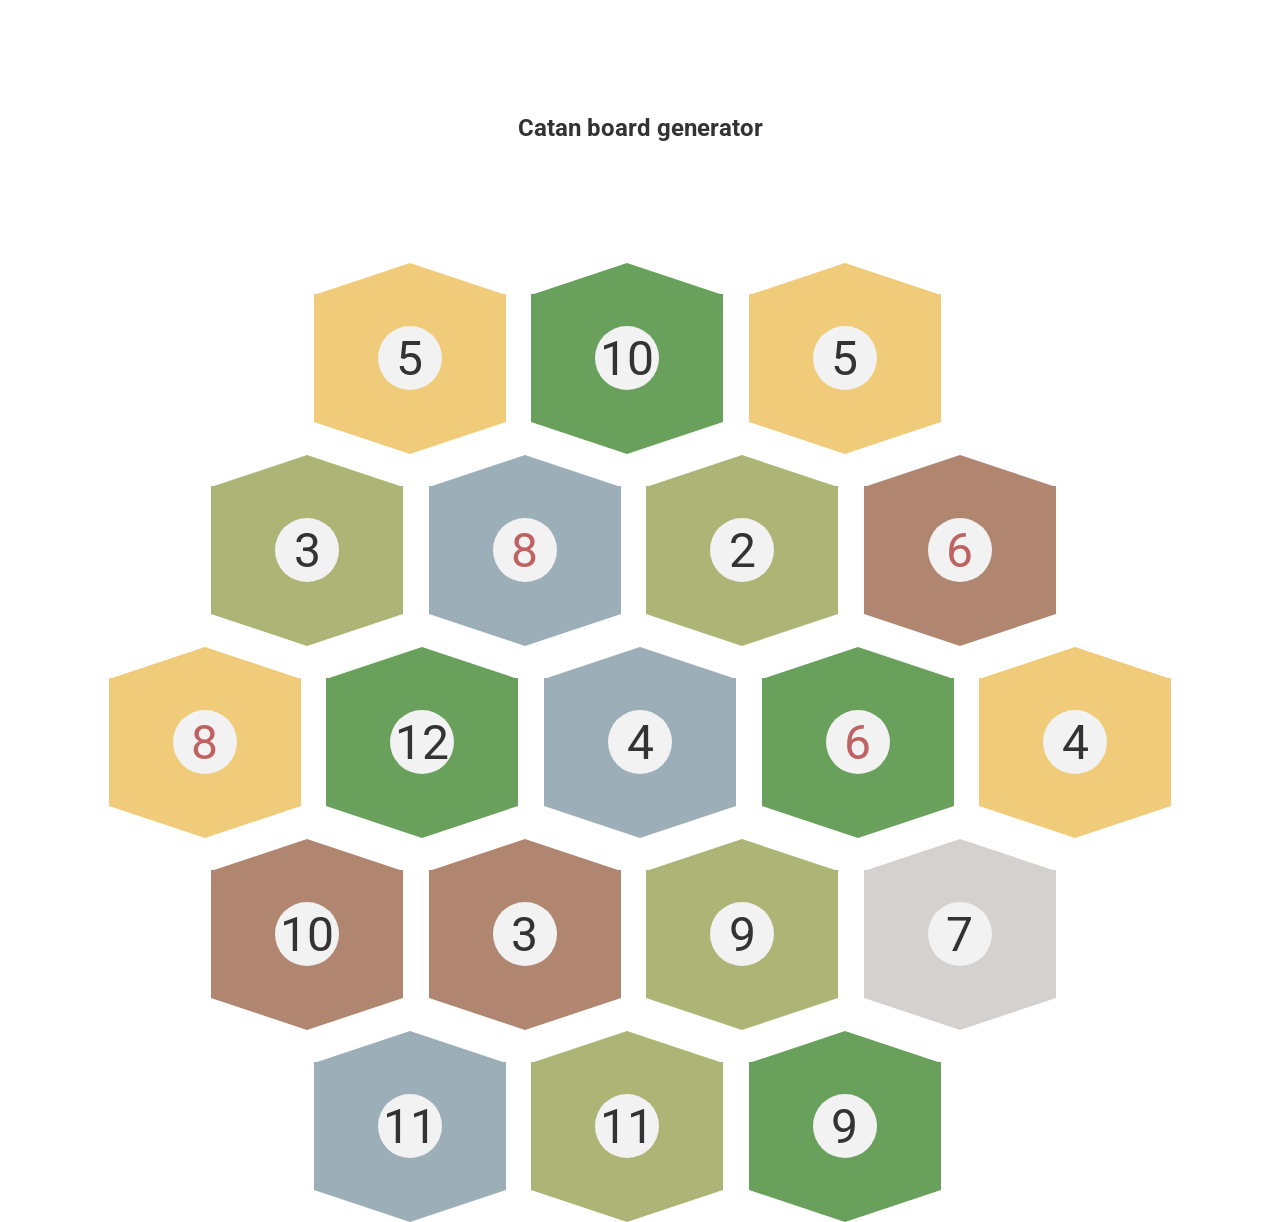
<file: docs/index.html>
<!DOCTYPE html>
<html lang="en">
<head>
  <meta charset="UTF-8">
  <meta name="viewport" content="width=device-width, initial-scale=1.0">
  <title>Catan</title>
  <link rel="stylesheet" type="text/css" title="Cool stylesheet" href="assets/css/main.css">
</head>
<body>
  <h2 class="title">Catan board generator</h2>
  <div class="board"></div>
  <!--<div class="btn randomBtn center-content grid">Randomize</div>-->
  <script src="assets/js/script.js" type="text/javascript"></script>
</body>
</html>
</file>
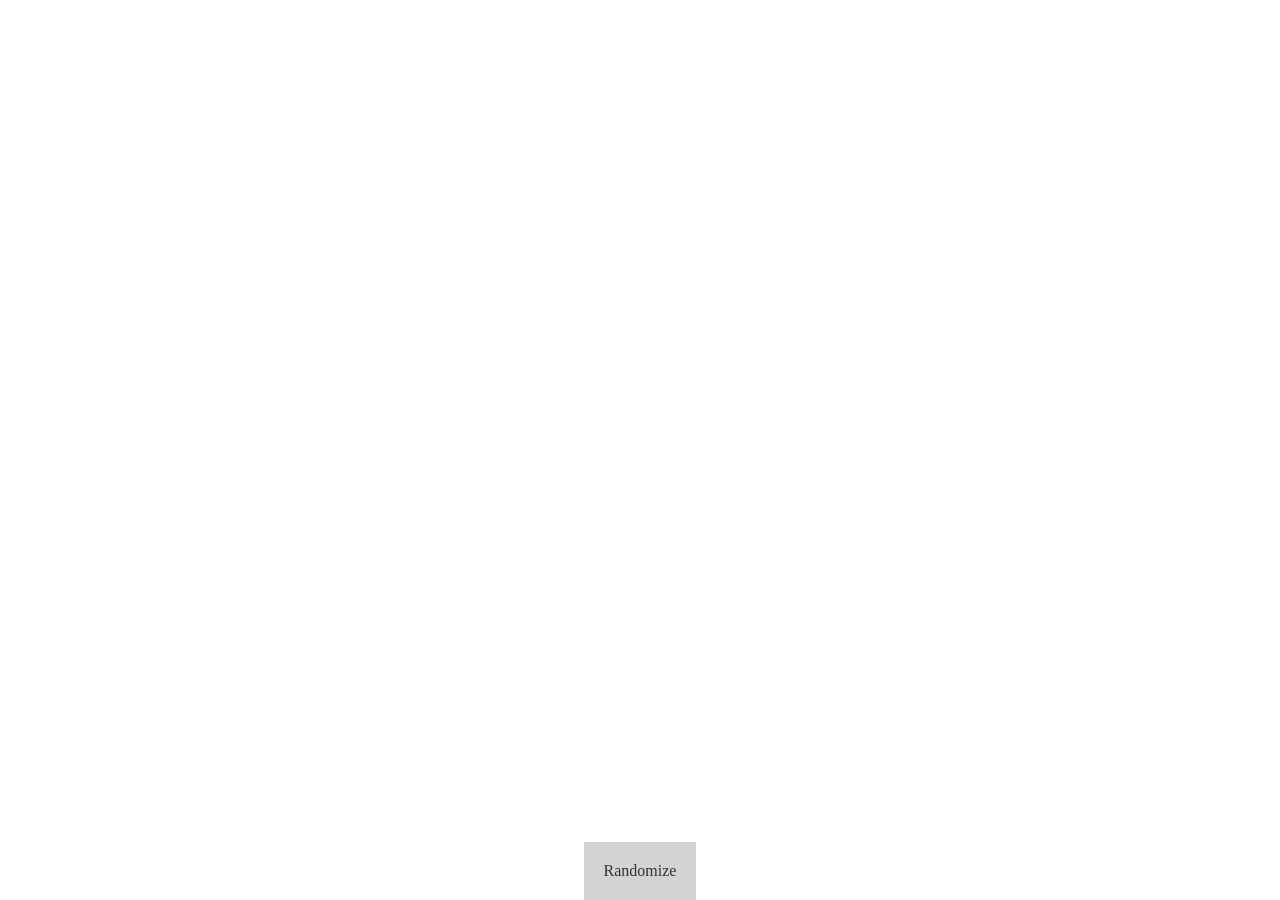
<file: public/index.html>
<!DOCTYPE html>
<html lang="en">
<head>
  <meta charset="UTF-8">
  <meta name="viewport" content="width=device-width, initial-scale=1.0">
  <title>Catan</title>
  <link rel="stylesheet" type="text/css" title="Cool stylesheet" href="assets/css/main.css">
</head>
<body>
  <div class="board"></div>
  <div class="btn randomBtn">Randomize</div>
  <script src="assets/js/script.js" type="text/javascript"></script>
</body>
</html>
</file>
<file: docs/assets/css/main.css>
@import url("https://fonts.googleapis.com/css?family=Roboto&display=swap");
body {
  font-family: "Roboto", "sans-serif";
  font-size: "14px";
  color: #333;
  display: grid;
  justify-items: center;
  align-items: center;
  width: 100vw;
  height: 100vh;
  margin: 0;
  grid-template-rows: 20vw 1fr 10vw;
}

p {
  font-size: 3.75vw;
}

.board {
  display: grid;
  grid-template-columns: repeat(5, 1fr);
  grid-template-rows: repeat(5, 1fr);
  grid-gap: 2vw;
  margin-bottom: 50px;
}

.randomBtn {
  position: relative;
  bottom: 0px;
  background: lightgray;
  padding: 20px;
  width: 100%;
  height: 100%;
  box-sizing: border-box;
}

.grid {
  display: grid;
}

.row1 {
  grid-row: 1/2;
  left: 16vw;
}

.row2 {
  grid-row: 2/3;
  left: 8vw;
}

.row3 {
  grid-row: 3/4;
  left: 0vw;
}

.row4 {
  grid-row: 4/5;
  left: 8vw;
}

.row5 {
  grid-row: 5/6;
  left: 16vw;
}

.tile {
  z-index: 1;
  position: relative;
  width: 15vw;
  height: 10vw;
  margin-top: 3vw;
  background: lightgray;
  display: grid;
  justify-content: center;
  align-content: center;
}

.tile:before {
  z-index: 1;
  position: absolute;
  top: -2.45902vw;
  right: 0;
  content: "";
  border-right: 7.5vw solid transparent;
  border-bottom: 3.75vw solid lightgray;
  border-left: 7.5vw solid transparent;
}

.tile:after {
  z-index: 1;
  position: absolute;
  bottom: -2.45902vw;
  right: 0;
  content: "";
  border-right: 7.5vw solid transparent;
  border-top: 3.75vw solid lightgray;
  border-left: 7.5vw solid transparent;
}

.seven {
  display: none;
}

.six,
.eight {
  color: #bf6262;
}

.center-self {
  justify-self: center;
  align-self: center;
}

.center-content {
  justify-content: center;
  align-content: center;
}

.number {
  z-index: 3;
  position: relative;
  margin: 0;
}

.circle {
  display: grid;
  z-index: 2;
  content: "";
  position: relative;
  background: #f2f2f2;
  padding: 0;
  border-radius: 50%;
  box-sizing: border-box;
  width: 5vw;
  height: 5vw;
}

.field {
  background: #f0cb7a;
}

.field:before {
  border-bottom: 2.5vw solid #f0cb7a;
}

.field:after {
  border-top: 2.5vw solid #f0cb7a;
}

.forest {
  background: #69a15c;
}

.forest:before {
  border-bottom: 2.5vw solid #69a15c;
}

.forest:after {
  border-top: 2.5vw solid #69a15c;
}

.pasture {
  background: #adb576;
}

.pasture:before {
  border-bottom: 2.5vw solid #adb576;
}

.pasture:after {
  border-top: 2.5vw solid #adb576;
}

.mountain {
  background: #9caeb8;
}

.mountain:before {
  border-bottom: 2.5vw solid #9caeb8;
}

.mountain:after {
  border-top: 2.5vw solid #9caeb8;
}

.hill {
  background: #b08671;
}

.hill:before {
  border-bottom: 2.5vw solid #b08671;
}

.hill:after {
  border-top: 2.5vw solid #b08671;
}

.desert {
  background: #d4d1cf;
}

.desert:before {
  border-bottom: 2.5vw solid #d4d1cf;
}

.desert:after {
  border-top: 2.5vw solid #d4d1cf;
}
</file>
<file: public/assets/css/main.css>
body {
  font-family: "Roboto", "sans-serif";
  font-size: "14px";
  color: #333;
  display: grid;
  justify-items: center;
  align-items: center;
}

p {
  font-size: 1.5em;
}

.board {
  display: grid;
  grid-template-columns: repeat(5, 1fr);
  grid-template-rows: repeat(5, 1fr);
  grid-gap: 20px;
}

.randomBtn {
  position: absolute;
  bottom: 0px;
  background: lightgray;
  padding: 20px;
}

.row1 {
  grid-row: 1/2;
  left: 11vw;
}

.row2 {
  grid-row: 2/3;
  left: 5.5vw;
}

.row3 {
  grid-row: 3/4;
  left: 0vw;
}

.row4 {
  grid-row: 4/5;
  left: 5.5vw;
}

.row5 {
  grid-row: 5/6;
  left: 11vw;
}

.tile {
  position: relative;
  width: 10vw;
  height: 6vw;
  margin-top: 2vw;
  background: lightgray;
}

.tile:before {
  position: absolute;
  top: -2.5vw;
  right: 0;
  content: "";
  border-right: 5vw solid transparent;
  border-bottom: 2.5vw solid lightgray;
  border-left: 5vw solid transparent;
}

.tile:after {
  position: absolute;
  bottom: -2.5vw;
  right: 0;
  content: "";
  border-right: 5vw solid transparent;
  border-top: 2.5vw solid lightgray;
  border-left: 5vw solid transparent;
}

.field {
  background: #f0cb7a;
}

.field:before {
  border-bottom: 2.5vw solid #f0cb7a;
}

.field:after {
  border-top: 2.5vw solid #f0cb7a;
}

.forest {
  background: #69a15c;
}

.forest:before {
  border-bottom: 2.5vw solid #69a15c;
}

.forest:after {
  border-top: 2.5vw solid #69a15c;
}

.pasture {
  background: #adb576;
}

.pasture:before {
  border-bottom: 2.5vw solid #adb576;
}

.pasture:after {
  border-top: 2.5vw solid #adb576;
}

.mountain {
  background: #9caeb8;
}

.mountain:before {
  border-bottom: 2.5vw solid #9caeb8;
}

.mountain:after {
  border-top: 2.5vw solid #9caeb8;
}

.hill {
  background: #b08671;
}

.hill:before {
  border-bottom: 2.5vw solid #b08671;
}

.hill:after {
  border-top: 2.5vw solid #b08671;
}

.desert {
  background: #d4d1cf;
}

.desert:before {
  border-bottom: 2.5vw solid #d4d1cf;
}

.desert:after {
  border-top: 2.5vw solid #d4d1cf;
}
</file>
